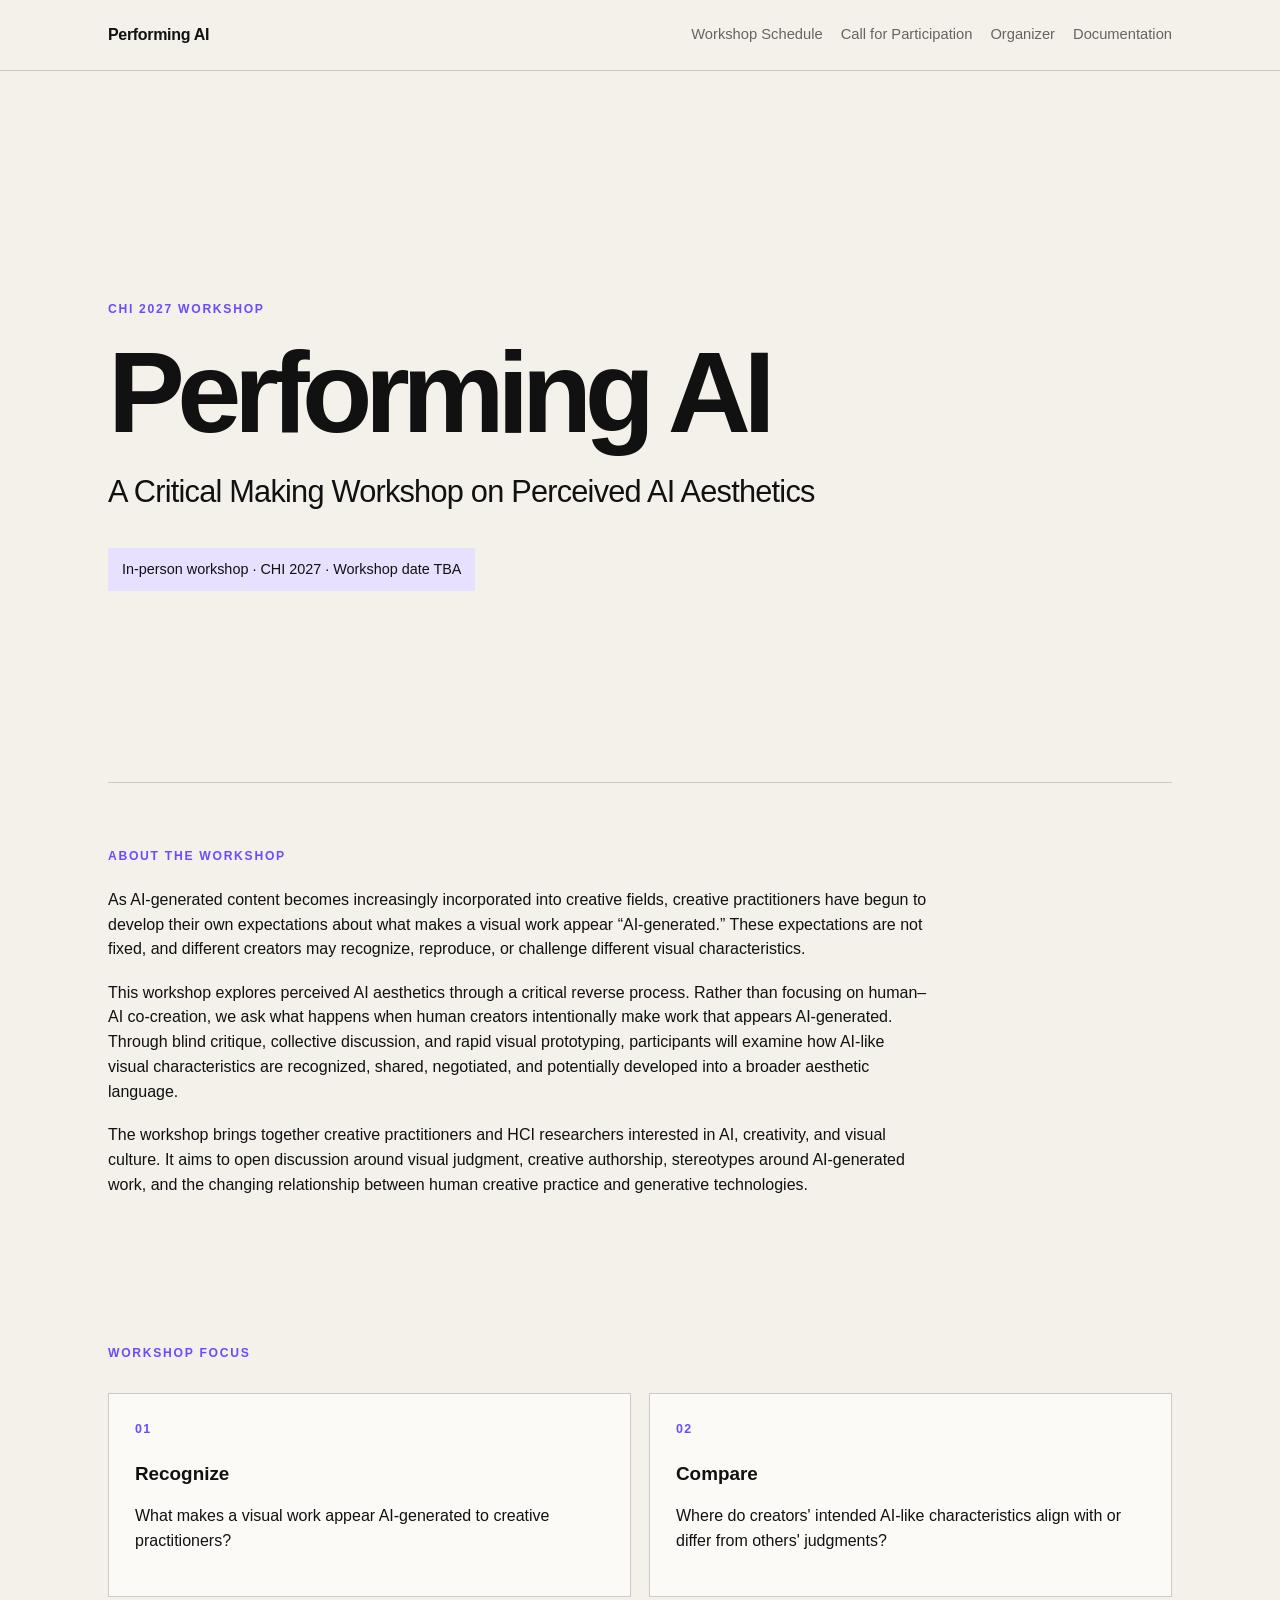
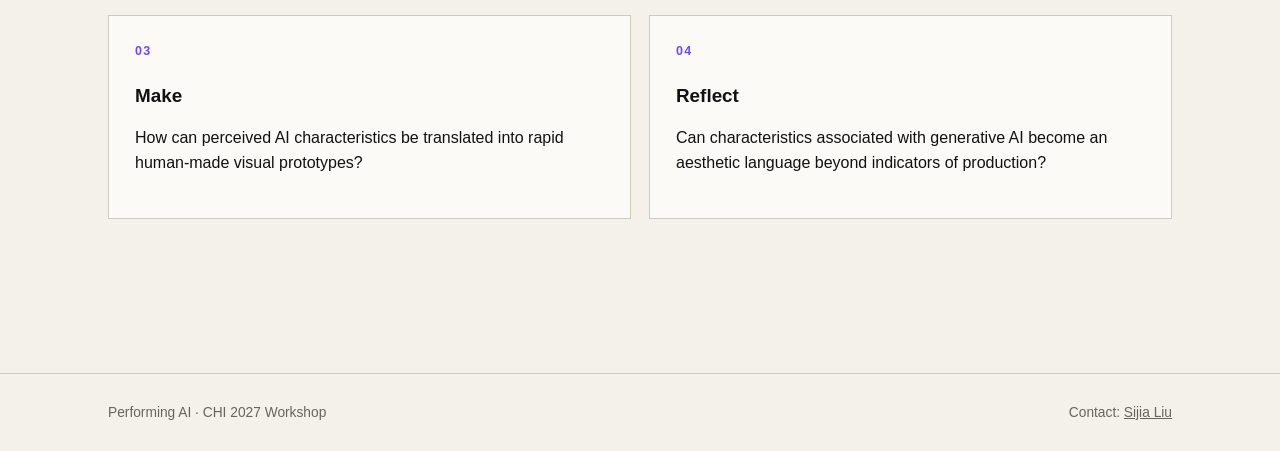
<file: index.html>
<!doctype html>
<html lang="en">
<head>
  <meta charset="utf-8">
  <meta name="viewport" content="width=device-width, initial-scale=1">
  <meta name="description" content="Performing AI: A Critical Making Workshop on Perceived AI Aesthetics at CHI 2027.">
  <title>Performing AI — CHI 2027 Workshop</title>
  <link rel="stylesheet" href="styles.css">
</head>
<body>
<header class="site-header">
  <nav class="nav">
    <a class="brand" href="index.html">Performing AI</a>
    <div class="nav-links">
      <a href="schedule.html">Workshop Schedule</a>
      <a href="cfp.html">Call for Participation</a>
      <a href="organizer.html">Organizer</a>
      <a href="documentation.html">Documentation</a>
    </div>
  </nav>
</header>
<main>
<section class="hero">
  <div class="eyebrow">CHI 2027 Workshop</div>
  <h1>Performing AI</h1>
  <p class="subtitle">A Critical Making Workshop on Perceived AI Aesthetics</p>
  <div class="hero-note">In-person workshop · CHI 2027 · Workshop date TBA</div>
</section>
<section class="section">
  <div class="prose">
    <div class="eyebrow">About the Workshop</div>
    <p>As AI-generated content becomes increasingly incorporated into creative fields, creative practitioners have begun to develop their own expectations about what makes a visual work appear “AI-generated.” These expectations are not fixed, and different creators may recognize, reproduce, or challenge different visual characteristics.</p>
    <p>This workshop explores perceived AI aesthetics through a critical reverse process. Rather than focusing on human–AI co-creation, we ask what happens when human creators intentionally make work that appears AI-generated. Through blind critique, collective discussion, and rapid visual prototyping, participants will examine how AI-like visual characteristics are recognized, shared, negotiated, and potentially developed into a broader aesthetic language.</p>
    <p>The workshop brings together creative practitioners and HCI researchers interested in AI, creativity, and visual culture. It aims to open discussion around visual judgment, creative authorship, stereotypes around AI-generated work, and the changing relationship between human creative practice and generative technologies.</p>
  </div>
</section>
<section class="section">
  <div class="eyebrow">Workshop Focus</div>
  <div class="grid">
    <div class="card"><span class="number">01</span><h3>Recognize</h3><p>What makes a visual work appear AI-generated to creative practitioners?</p></div>
    <div class="card"><span class="number">02</span><h3>Compare</h3><p>Where do creators' intended AI-like characteristics align with or differ from others' judgments?</p></div>
    <div class="card"><span class="number">03</span><h3>Make</h3><p>How can perceived AI characteristics be translated into rapid human-made visual prototypes?</p></div>
    <div class="card"><span class="number">04</span><h3>Reflect</h3><p>Can characteristics associated with generative AI become an aesthetic language beyond indicators of production?</p></div>
  </div>
</section></main>
<footer><div class="footer-inner"><div>Performing AI · CHI 2027 Workshop</div><div>Contact: <a href="mailto:sijialiu7-c@my.cityu.edu.hk">Sijia Liu</a></div></div></footer>
</body></html>
</file>
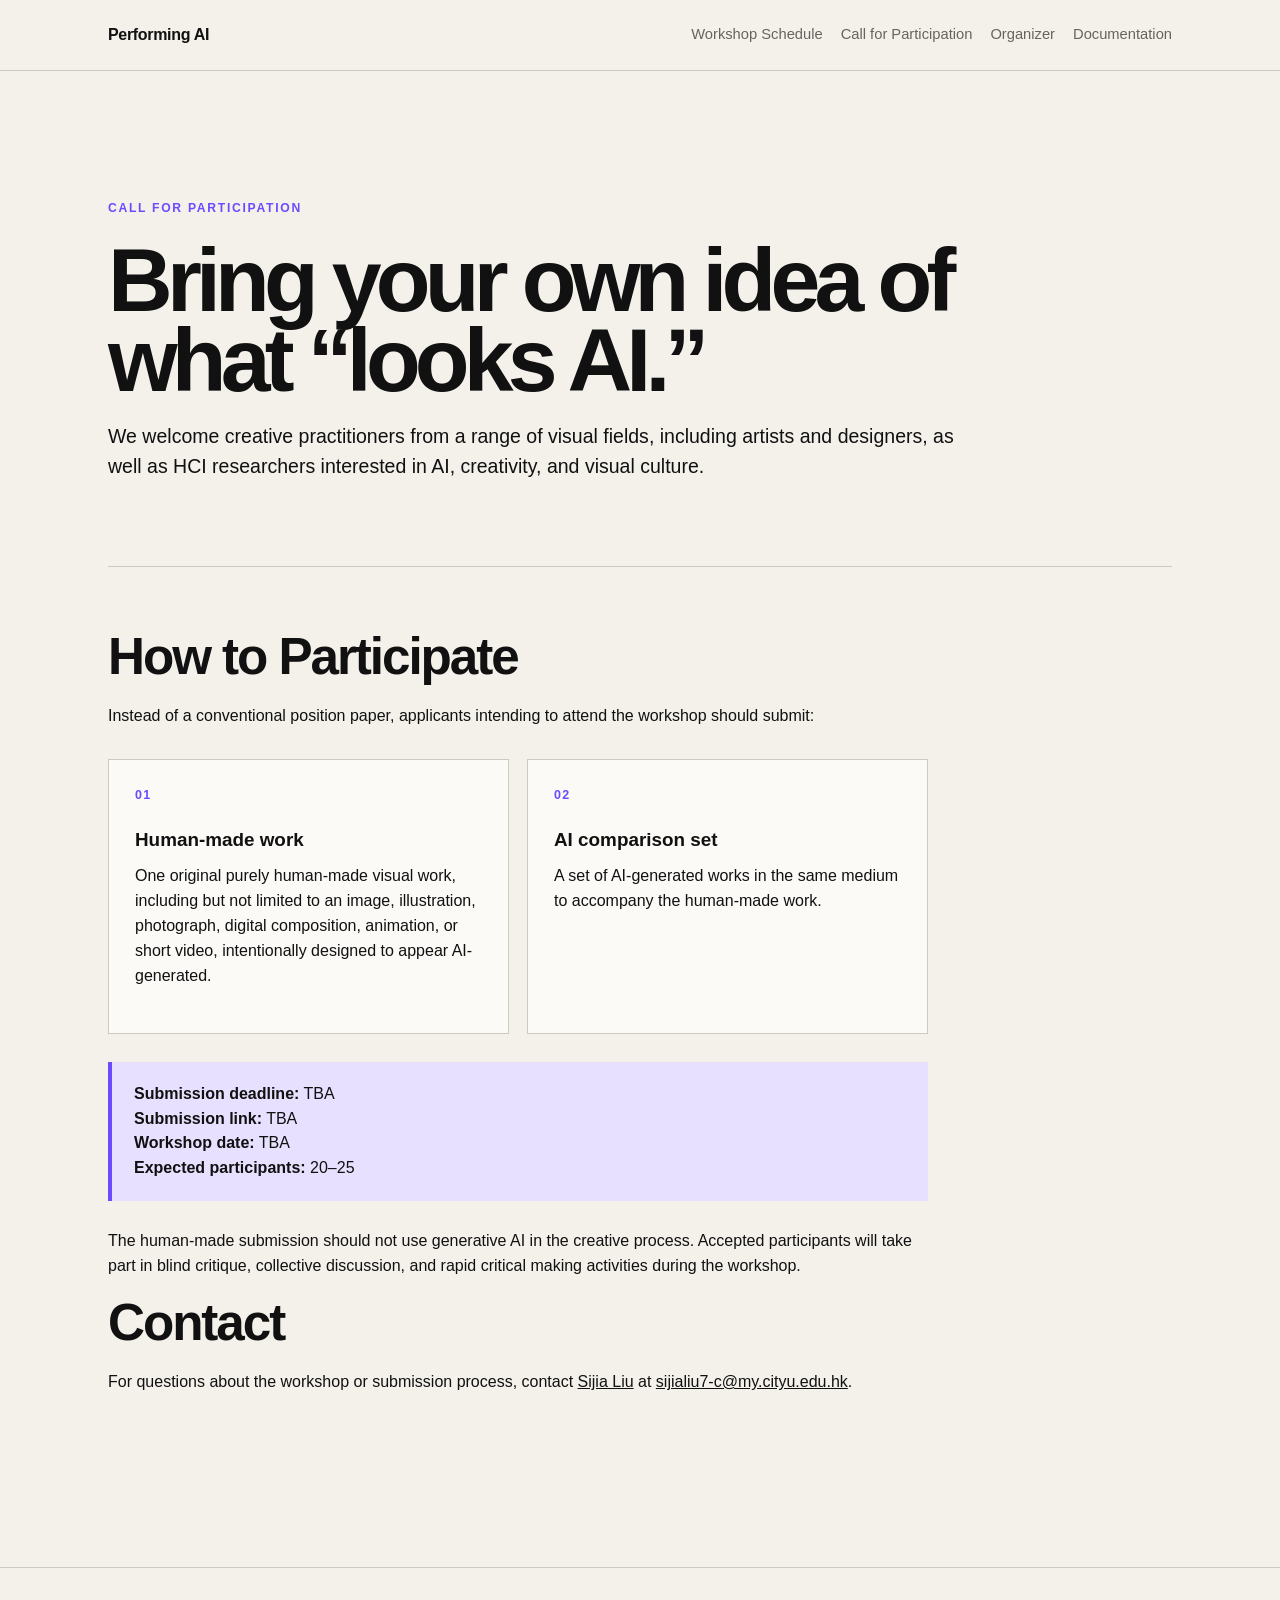
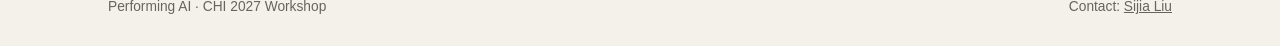
<file: cfp.html>
<!doctype html>
<html lang="en">
<head>
  <meta charset="utf-8">
  <meta name="viewport" content="width=device-width, initial-scale=1">
  <meta name="description" content="Performing AI: A Critical Making Workshop on Perceived AI Aesthetics at CHI 2027.">
  <title>Call for Participation — Performing AI</title>
  <link rel="stylesheet" href="styles.css">
</head>
<body>
<header class="site-header">
  <nav class="nav">
    <a class="brand" href="index.html">Performing AI</a>
    <div class="nav-links">
      <a href="schedule.html">Workshop Schedule</a>
      <a href="cfp.html">Call for Participation</a>
      <a href="organizer.html">Organizer</a>
      <a href="documentation.html">Documentation</a>
    </div>
  </nav>
</header>
<main>
<section class="page-intro"><div class="eyebrow">Call for Participation</div><h1>Bring your own idea of what “looks AI.”</h1><p class="lead">We welcome creative practitioners from a range of visual fields, including artists and designers, as well as HCI researchers interested in AI, creativity, and visual culture.</p></section>
<section class="section"><div class="prose"><h2>How to Participate</h2><p>Instead of a conventional position paper, applicants intending to attend the workshop should submit:</p>
<div class="grid">
<div class="card"><span class="number">01</span><h3>Human-made work</h3><p>One original purely human-made visual work, including but not limited to an image, illustration, photograph, digital composition, animation, or short video, intentionally designed to appear AI-generated.</p></div>
<div class="card"><span class="number">02</span><h3>AI comparison set</h3><p>A set of AI-generated works in the same medium to accompany the human-made work.</p></div>
</div>
<div class="notice"><strong>Submission deadline:</strong> TBA<br><strong>Submission link:</strong> TBA<br><strong>Workshop date:</strong> TBA<br><strong>Expected participants:</strong> 20–25</div>
<p>The human-made submission should not use generative AI in the creative process. Accepted participants will take part in blind critique, collective discussion, and rapid critical making activities during the workshop.</p>
<h2>Contact</h2><p>For questions about the workshop or submission process, contact <a href="mailto:sijialiu7-c@my.cityu.edu.hk">Sijia Liu</a> at <a href="mailto:sijialiu7-c@my.cityu.edu.hk">sijialiu7-c@my.cityu.edu.hk</a>.</p>
</div></section></main>
<footer><div class="footer-inner"><div>Performing AI · CHI 2027 Workshop</div><div>Contact: <a href="mailto:sijialiu7-c@my.cityu.edu.hk">Sijia Liu</a></div></div></footer>
</body></html>
</file>
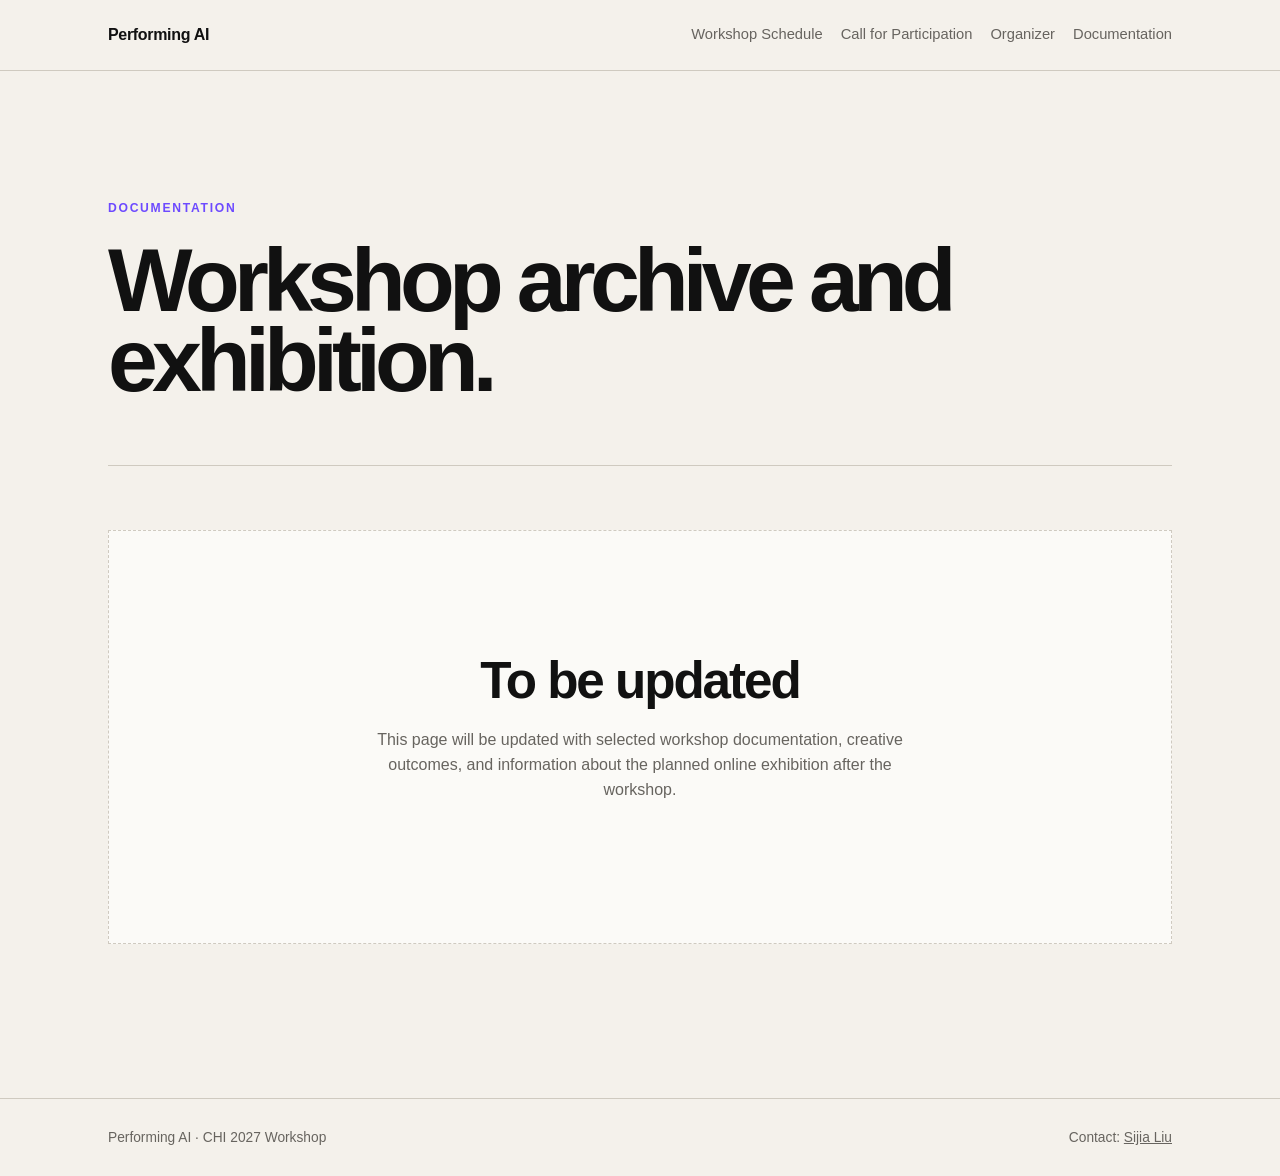
<file: documentation.html>
<!doctype html>
<html lang="en">
<head>
  <meta charset="utf-8">
  <meta name="viewport" content="width=device-width, initial-scale=1">
  <meta name="description" content="Performing AI: A Critical Making Workshop on Perceived AI Aesthetics at CHI 2027.">
  <title>Documentation — Performing AI</title>
  <link rel="stylesheet" href="styles.css">
</head>
<body>
<header class="site-header">
  <nav class="nav">
    <a class="brand" href="index.html">Performing AI</a>
    <div class="nav-links">
      <a href="schedule.html">Workshop Schedule</a>
      <a href="cfp.html">Call for Participation</a>
      <a href="organizer.html">Organizer</a>
      <a href="documentation.html">Documentation</a>
    </div>
  </nav>
</header>
<main>
<section class="page-intro"><div class="eyebrow">Documentation</div><h1>Workshop archive and exhibition.</h1></section>
<section class="section"><div class="placeholder"><div><h2>To be updated</h2><p>This page will be updated with selected workshop documentation, creative outcomes, and information about the planned online exhibition after the workshop.</p></div></div></section></main>
<footer><div class="footer-inner"><div>Performing AI · CHI 2027 Workshop</div><div>Contact: <a href="mailto:sijialiu7-c@my.cityu.edu.hk">Sijia Liu</a></div></div></footer>
</body></html>
</file>
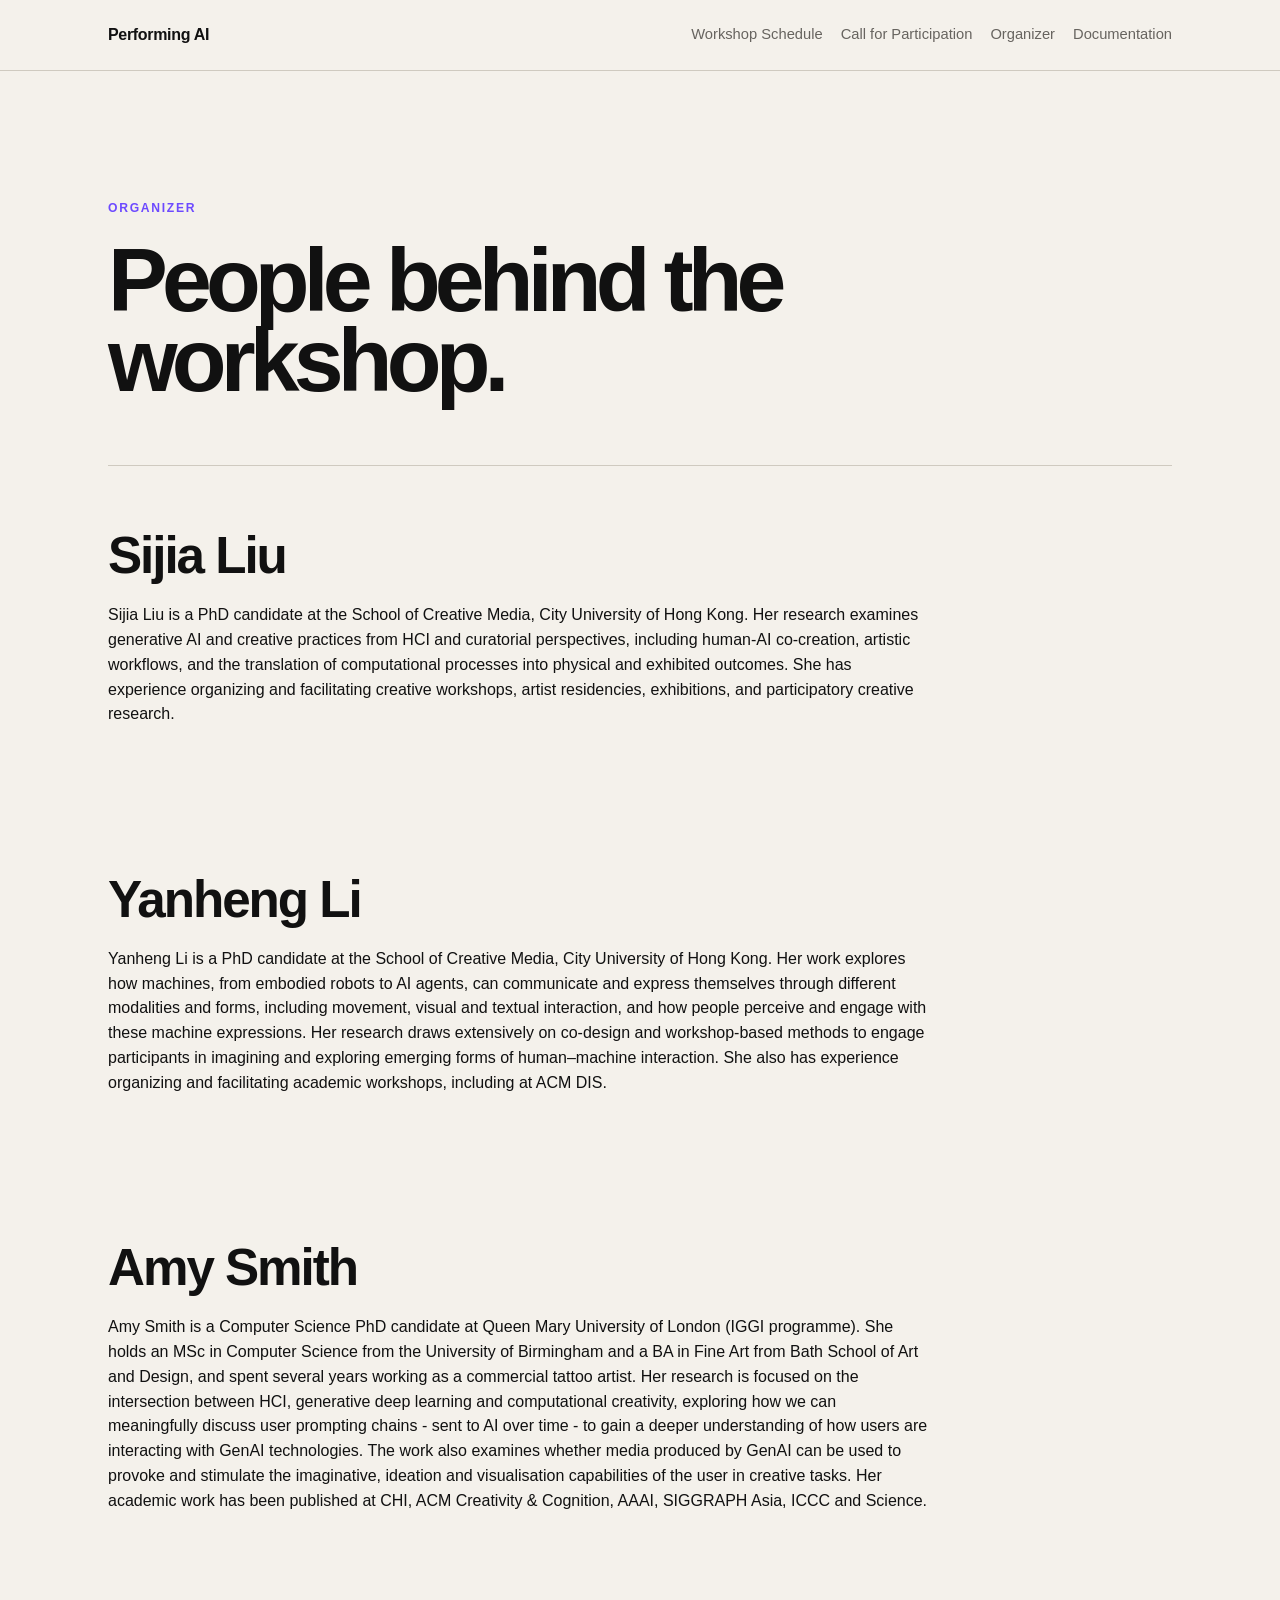
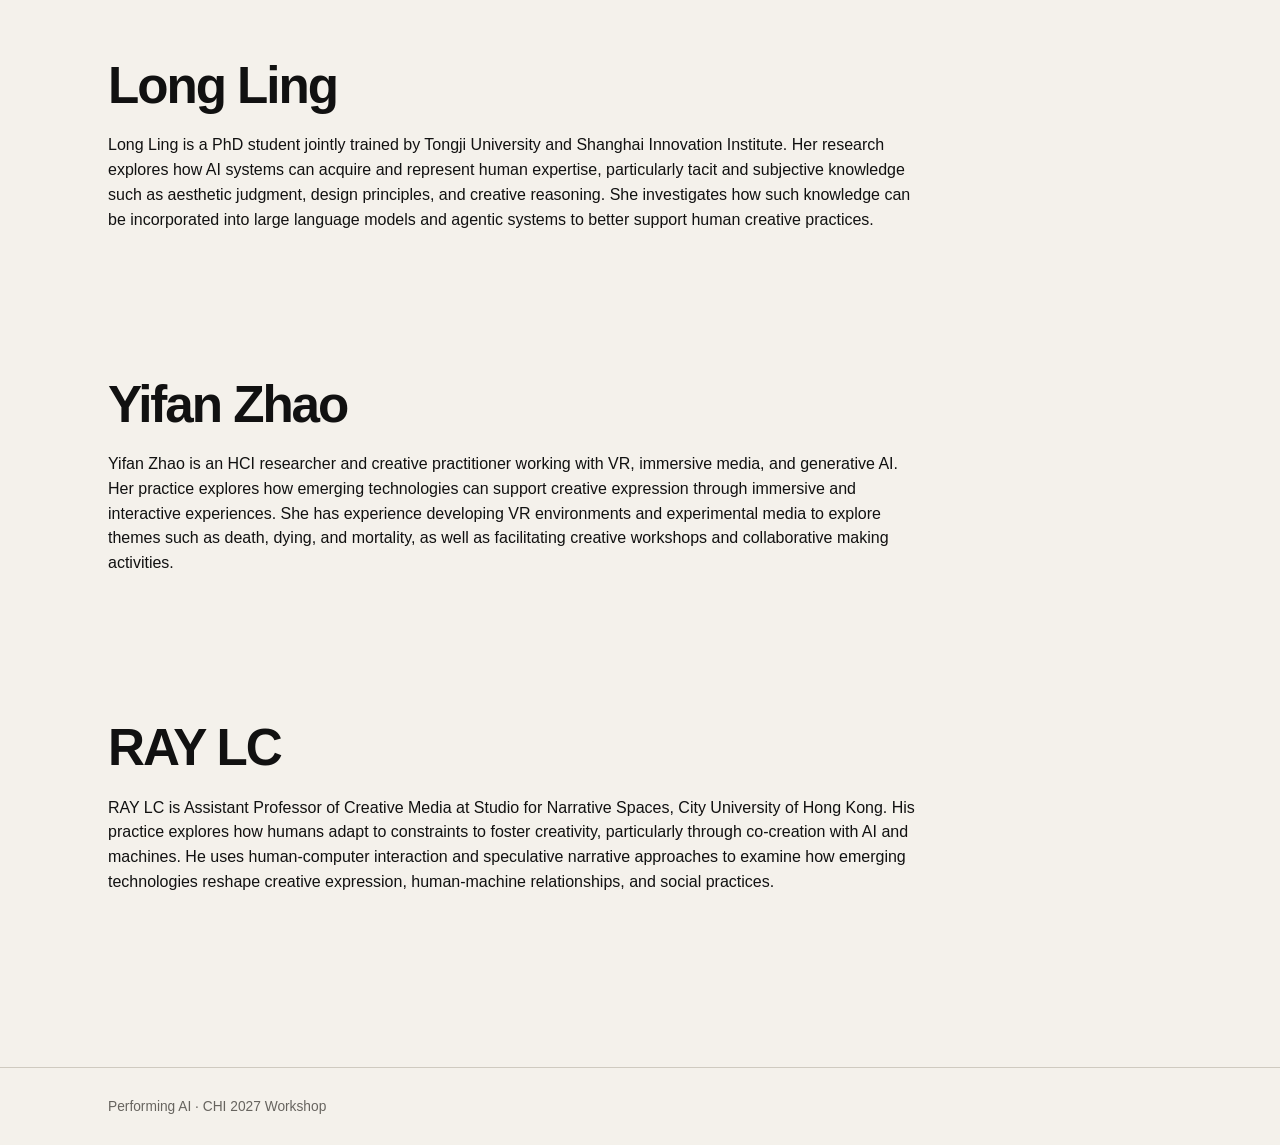
<file: organizer.html>
<!doctype html>
<html lang="en">
<head>
  <meta charset="utf-8">
  <meta name="viewport" content="width=device-width, initial-scale=1">
  <meta name="description" content="Performing AI: A Critical Making Workshop on Perceived AI Aesthetics at CHI 2027.">
  <title>Organizer — Performing AI</title>
  <link rel="stylesheet" href="styles.css">
</head>
<body>
<header class="site-header">
  <nav class="nav">
    <a class="brand" href="index.html">Performing AI</a>
    <div class="nav-links">
      <a href="schedule.html">Workshop Schedule</a>
      <a href="cfp.html">Call for Participation</a>
      <a href="organizer.html">Organizer</a>
      <a href="documentation.html">Documentation</a>
    </div>
  </nav>
</header>
<main>
<section class="page-intro">
  <div class="eyebrow">Organizer</div>
  <h1>People behind the workshop.</h1>
</section>

<section class="section">
  <div class="prose">
    <h2>Sijia Liu</h2>
    <p>Sijia Liu is a PhD candidate at the School of Creative Media, City University of Hong Kong. Her research examines generative AI and creative practices from HCI and curatorial perspectives, including human-AI co-creation, artistic workflows, and the translation of computational processes into physical and exhibited outcomes. She has experience organizing and facilitating creative workshops, artist residencies, exhibitions, and participatory creative research.</p>
  </div>
</section>

<section class="section">
  <div class="prose">
    <h2>Yanheng Li</h2>
    <p>Yanheng Li is a PhD candidate at the School of Creative Media, City University of Hong Kong. Her work explores how machines, from embodied robots to AI agents, can communicate and express themselves through different modalities and forms, including movement, visual and textual interaction, and how people perceive and engage with these machine expressions. Her research draws extensively on co-design and workshop-based methods to engage participants in imagining and exploring emerging forms of human–machine interaction. She also has experience organizing and facilitating academic workshops, including at ACM DIS.</p>
  </div>
</section>

<section class="section">
  <div class="prose">
    <h2>Amy Smith</h2>
    <p>Amy Smith is a Computer Science PhD candidate at Queen Mary University of London (IGGI programme). She holds an MSc in Computer Science from the University of Birmingham and a BA in Fine Art from Bath School of Art and Design, and spent several years working as a commercial tattoo artist. Her research is focused on the intersection between HCI, generative deep learning and computational creativity, exploring how we can meaningfully discuss user prompting chains - sent to AI over time - to gain a deeper understanding of how users are interacting with GenAI technologies. The work also examines whether media produced by GenAI can be used to provoke and stimulate the imaginative, ideation and visualisation capabilities of the user in creative tasks. Her academic work has been published at CHI, ACM Creativity &amp; Cognition, AAAI, SIGGRAPH Asia, ICCC and Science.</p>
  </div>
</section>

<section class="section">
  <div class="prose">
    <h2>Long Ling</h2>
    <p>Long Ling is a PhD student jointly trained by Tongji University and Shanghai Innovation Institute. Her research explores how AI systems can acquire and represent human expertise, particularly tacit and subjective knowledge such as aesthetic judgment, design principles, and creative reasoning. She investigates how such knowledge can be incorporated into large language models and agentic systems to better support human creative practices.</p>
  </div>
</section>

<section class="section">
  <div class="prose">
    <h2>Yifan Zhao</h2>
    <p>Yifan Zhao is an HCI researcher and creative practitioner working with VR, immersive media, and generative AI. Her practice explores how emerging technologies can support creative expression through immersive and interactive experiences. She has experience developing VR environments and experimental media to explore themes such as death, dying, and mortality, as well as facilitating creative workshops and collaborative making activities.</p>
  </div>
</section>

<section class="section">
  <div class="prose">
    <h2>RAY LC</h2>
    <p>RAY LC is Assistant Professor of Creative Media at Studio for Narrative Spaces, City University of Hong Kong. His practice explores how humans adapt to constraints to foster creativity, particularly through co-creation with AI and machines. He uses human-computer interaction and speculative narrative approaches to examine how emerging technologies reshape creative expression, human-machine relationships, and social practices.</p>
  </div>
</section>
</main>
<footer>
  <div class="footer-inner">
    <div>Performing AI · CHI 2027 Workshop</div>
    
  </div>
</footer>
</body>
</html>
</file>
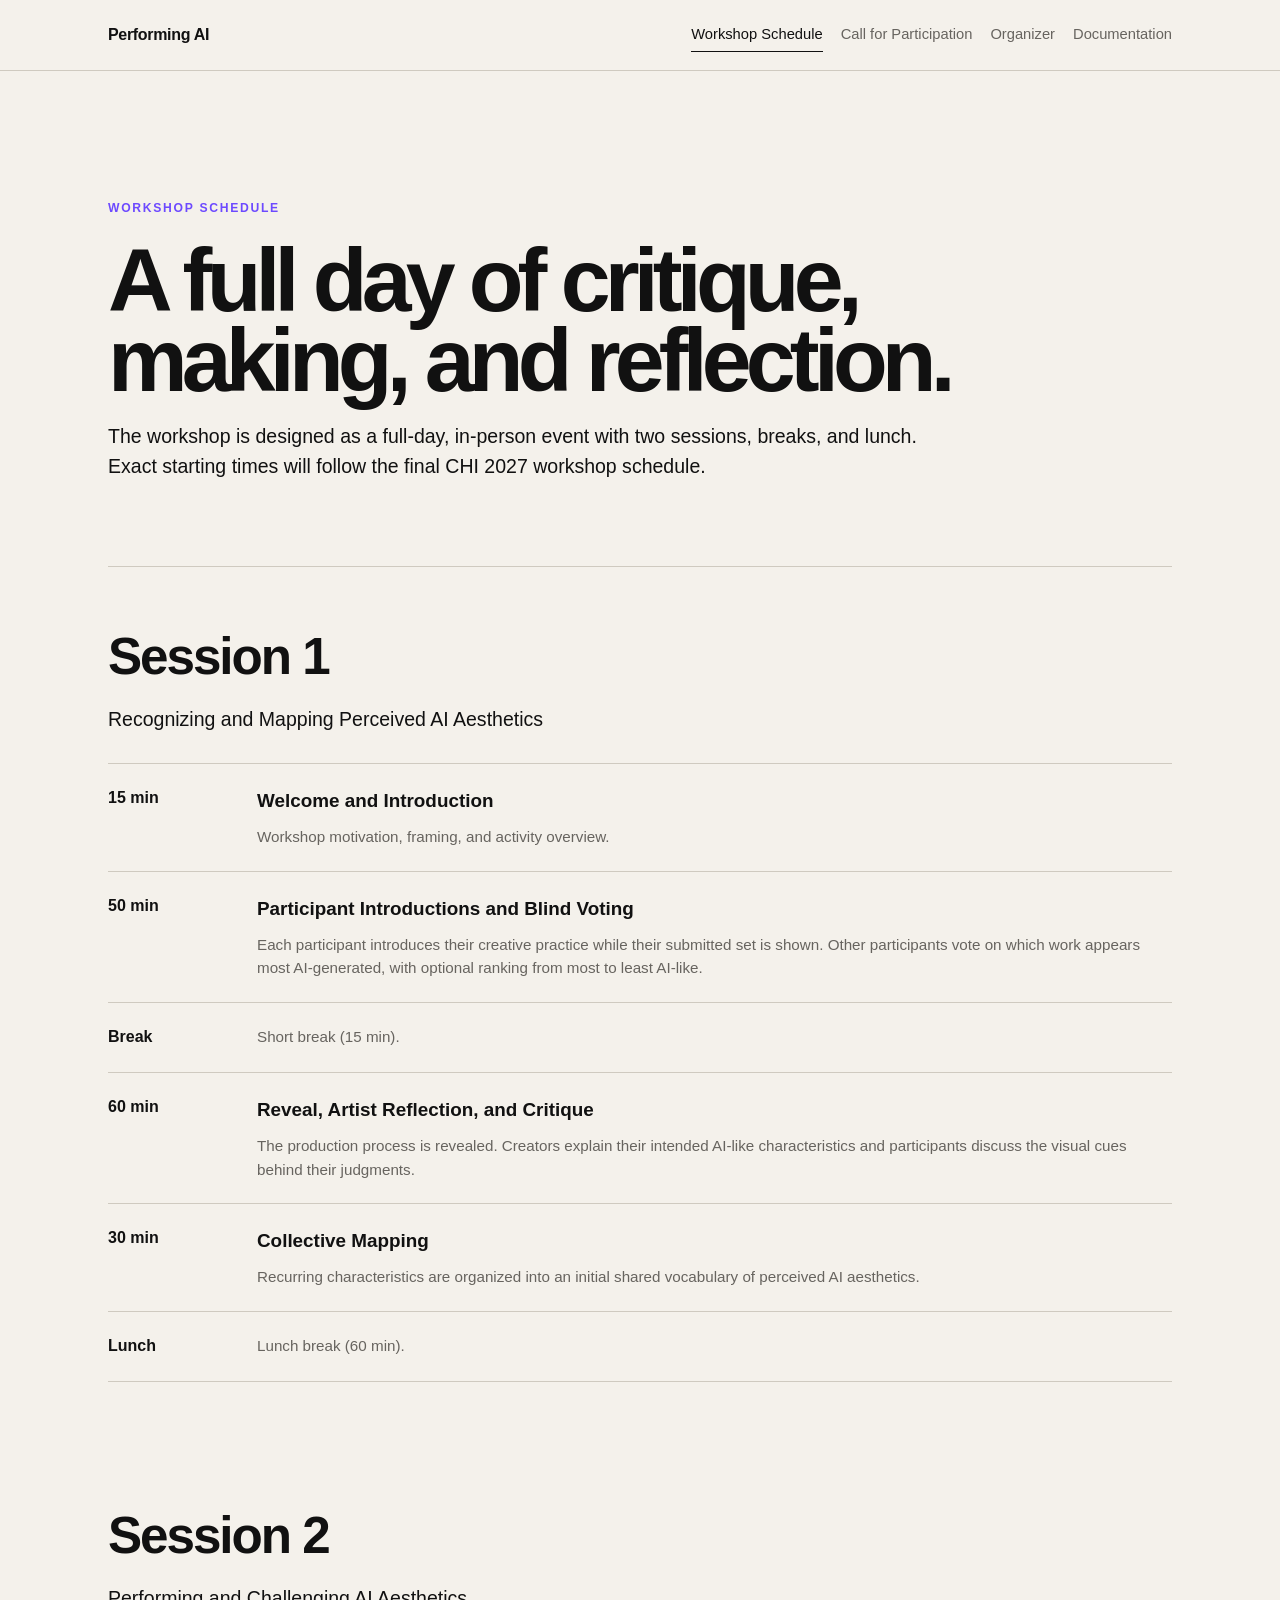
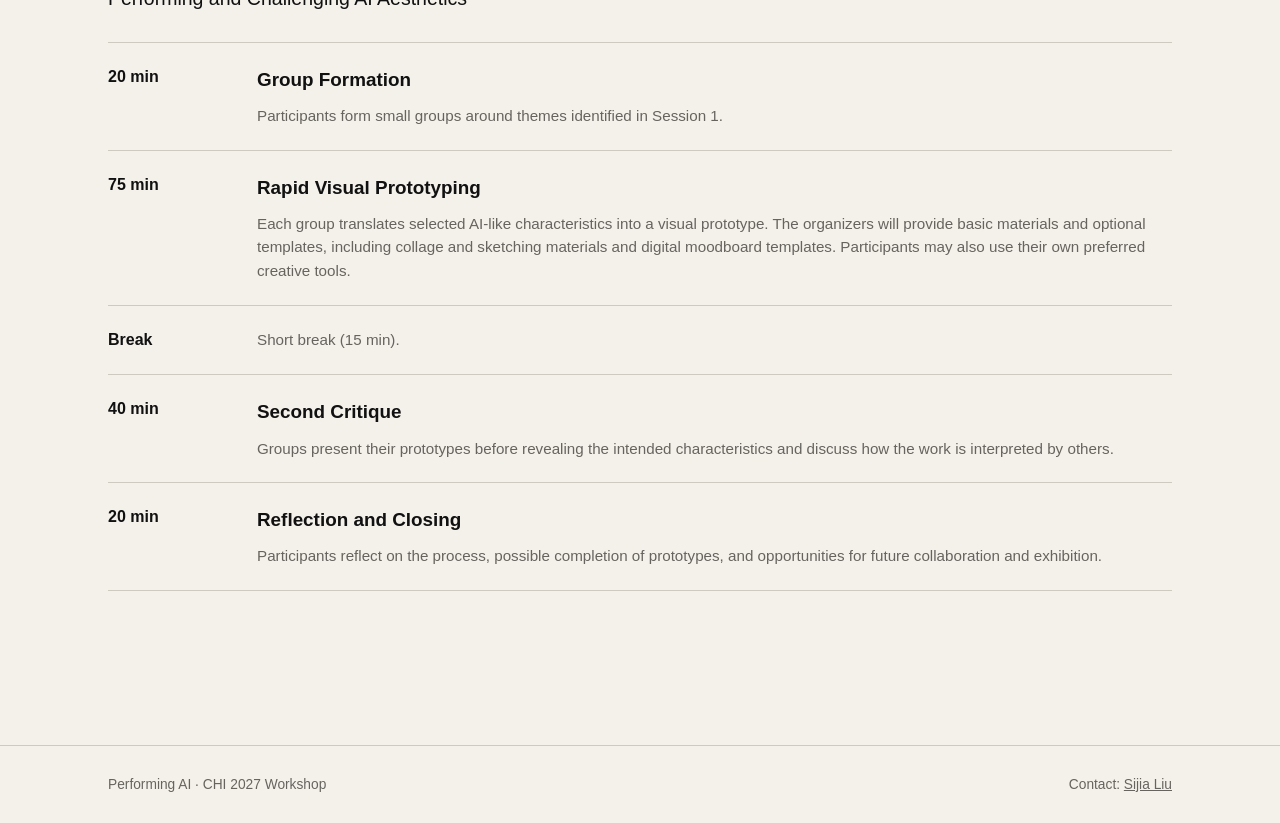
<file: schedule.html>
<!doctype html>
<html lang="en">
<head>
  <meta charset="utf-8">
  <meta name="viewport" content="width=device-width, initial-scale=1">
  <meta name="description" content="Performing AI: A Critical Making Workshop on Perceived AI Aesthetics at CHI 2027.">
  <title>Workshop Schedule — Performing AI</title>
  <link rel="stylesheet" href="styles.css">
</head>
<body>
<header class="site-header">
  <nav class="nav">
    <a class="brand" href="index.html">Performing AI</a>
    <div class="nav-links">
      <a href="schedule.html" class="active">Workshop Schedule</a>
      <a href="cfp.html">Call for Participation</a>
      <a href="organizer.html">Organizer</a>
      <a href="documentation.html">Documentation</a>
    </div>
  </nav>
</header>
<main>
<section class="page-intro">
  <div class="eyebrow">Workshop Schedule</div>
  <h1>A full day of critique, making, and reflection.</h1>
  <p class="lead">The workshop is designed as a full-day, in-person event with two sessions, breaks, and lunch. Exact starting times will follow the final CHI 2027 workshop schedule.</p>
</section>

<section class="section">
  <h2>Session 1</h2>
  <p class="lead">Recognizing and Mapping Perceived AI Aesthetics</p>
  <div class="schedule">
    <div class="schedule-item"><div class="time">15 min</div><div><h3>Welcome and Introduction</h3><div class="meta">Workshop motivation, framing, and activity overview.</div></div></div>
    <div class="schedule-item"><div class="time">50 min</div><div><h3>Participant Introductions and Blind Voting</h3><div class="meta">Each participant introduces their creative practice while their submitted set is shown. Other participants vote on which work appears most AI-generated, with optional ranking from most to least AI-like.</div></div></div>
    <div class="schedule-item"><div class="time">Break</div><div class="meta">Short break (15 min).</div></div>
    <div class="schedule-item"><div class="time">60 min</div><div><h3>Reveal, Artist Reflection, and Critique</h3><div class="meta">The production process is revealed. Creators explain their intended AI-like characteristics and participants discuss the visual cues behind their judgments.</div></div></div>
    <div class="schedule-item"><div class="time">30 min</div><div><h3>Collective Mapping</h3><div class="meta">Recurring characteristics are organized into an initial shared vocabulary of perceived AI aesthetics.</div></div></div>
    <div class="schedule-item"><div class="time">Lunch</div><div class="meta">Lunch break (60 min).</div></div>
  </div>
</section>

<section class="section">
  <h2>Session 2</h2>
  <p class="lead">Performing and Challenging AI Aesthetics</p>
  <div class="schedule">
    <div class="schedule-item"><div class="time">20 min</div><div><h3>Group Formation</h3><div class="meta">Participants form small groups around themes identified in Session 1.</div></div></div>
    <div class="schedule-item"><div class="time">75 min</div><div><h3>Rapid Visual Prototyping</h3><div class="meta">Each group translates selected AI-like characteristics into a visual prototype. The organizers will provide basic materials and optional templates, including collage and sketching materials and digital moodboard templates. Participants may also use their own preferred creative tools.</div></div></div>
    <div class="schedule-item"><div class="time">Break</div><div class="meta">Short break (15 min).</div></div>
    <div class="schedule-item"><div class="time">40 min</div><div><h3>Second Critique</h3><div class="meta">Groups present their prototypes before revealing the intended characteristics and discuss how the work is interpreted by others.</div></div></div>
    <div class="schedule-item"><div class="time">20 min</div><div><h3>Reflection and Closing</h3><div class="meta">Participants reflect on the process, possible completion of prototypes, and opportunities for future collaboration and exhibition.</div></div></div>
  </div>
</section>
</main>
<footer><div class="footer-inner"><div>Performing AI · CHI 2027 Workshop</div><div>Contact: <a href="mailto:sijialiu7-c@my.cityu.edu.hk">Sijia Liu</a></div></div></footer>
</body>
</html>
</file>
<file: styles.css>
:root {
  --bg: #f4f1eb;
  --paper: #fbfaf7;
  --ink: #111111;
  --muted: #67645f;
  --line: #cfcac0;
  --accent: #6d4aff;
  --accent-soft: #e7e1ff;
  --max: 1120px;
}
* { box-sizing: border-box; }
html { scroll-behavior: smooth; }
body { margin: 0; background: var(--bg); color: var(--ink); font-family: Arial, Helvetica, sans-serif; line-height: 1.55; }
a { color: inherit; }
.site-header { position: sticky; top: 0; z-index: 20; background: rgba(244, 241, 235, 0.94); backdrop-filter: blur(10px); border-bottom: 1px solid var(--line); }
.nav { max-width: var(--max); margin: 0 auto; min-height: 70px; padding: 14px 28px; display: flex; align-items: center; justify-content: space-between; gap: 22px; }
.brand { font-weight: 800; letter-spacing: -0.02em; text-decoration: none; white-space: nowrap; }
.nav-links { display: flex; flex-wrap: wrap; justify-content: flex-end; gap: 6px 18px; }
.nav-links a { text-decoration: none; font-size: 0.92rem; color: var(--muted); padding: 5px 0; border-bottom: 1px solid transparent; }
.nav-links a:hover, .nav-links a.active { color: var(--ink); border-bottom-color: var(--ink); }
main { max-width: var(--max); margin: 0 auto; padding: 64px 28px 90px; }
.hero { min-height: 72vh; display: grid; align-content: center; padding: 44px 0 70px; border-bottom: 1px solid var(--line); }
.eyebrow { text-transform: uppercase; letter-spacing: .14em; font-size: .76rem; font-weight: 700; color: var(--accent); margin-bottom: 22px; }
h1 { margin: 0; max-width: 930px; font-size: clamp(3.6rem, 9vw, 8.3rem); line-height: .9; letter-spacing: -0.065em; font-weight: 800; }
.subtitle { margin: 28px 0 0; max-width: 780px; font-size: clamp(1.2rem, 2.4vw, 2rem); line-height: 1.22; letter-spacing: -0.025em; }
.hero-note { margin-top: 38px; display: inline-flex; width: fit-content; gap: 12px; align-items: center; background: var(--accent-soft); padding: 10px 14px; font-size: .9rem; }
.section, .page-intro { padding: 64px 0; }
.page-intro { border-bottom: 1px solid var(--line); }
.page-intro h1 { font-size: clamp(3rem, 7vw, 6.3rem); }
h2 { margin: 0 0 22px; font-size: clamp(2rem, 4vw, 3.5rem); line-height: 1; letter-spacing: -0.04em; }
h3 { margin: 0 0 10px; font-size: 1.18rem; }
.lead { max-width: 850px; font-size: 1.22rem; line-height: 1.58; }
.prose { max-width: 820px; }
.prose p { margin: 0 0 1.15em; }
.grid { display: grid; grid-template-columns: repeat(2, minmax(0, 1fr)); gap: 18px; margin-top: 30px; }
.card { background: var(--paper); border: 1px solid var(--line); padding: 26px; }
.card .number { display: block; color: var(--accent); font-size: .78rem; font-weight: 800; letter-spacing: .1em; text-transform: uppercase; margin-bottom: 20px; }
.schedule { margin-top: 28px; border-top: 1px solid var(--line); }
.schedule-item { display: grid; grid-template-columns: 125px 1fr; gap: 24px; padding: 22px 0; border-bottom: 1px solid var(--line); }
.schedule-item .time { font-weight: 800; }
.meta { color: var(--muted); font-size: .95rem; }
.notice { margin: 28px 0; padding: 20px 22px; background: var(--accent-soft); border-left: 4px solid var(--accent); }
.button { display: inline-block; margin-top: 8px; background: var(--ink); color: white; text-decoration: none; padding: 11px 16px; font-size: .9rem; }
.placeholder { min-height: 46vh; display: grid; place-items: center; text-align: center; border: 1px dashed var(--line); background: var(--paper); padding: 40px; }
.placeholder p { max-width: 560px; color: var(--muted); }
footer { border-top: 1px solid var(--line); }
.footer-inner { max-width: var(--max); margin: 0 auto; padding: 28px; display: flex; justify-content: space-between; gap: 22px; font-size: .86rem; color: var(--muted); }
@media (max-width: 760px) {
  .nav { align-items: flex-start; flex-direction: column; }
  .nav-links { justify-content: flex-start; gap: 5px 14px; }
  main { padding-top: 42px; }
  .hero { min-height: 60vh; }
  .grid { grid-template-columns: 1fr; }
  .schedule-item { grid-template-columns: 1fr; gap: 6px; }
  .footer-inner { flex-direction: column; }
}
</file>
